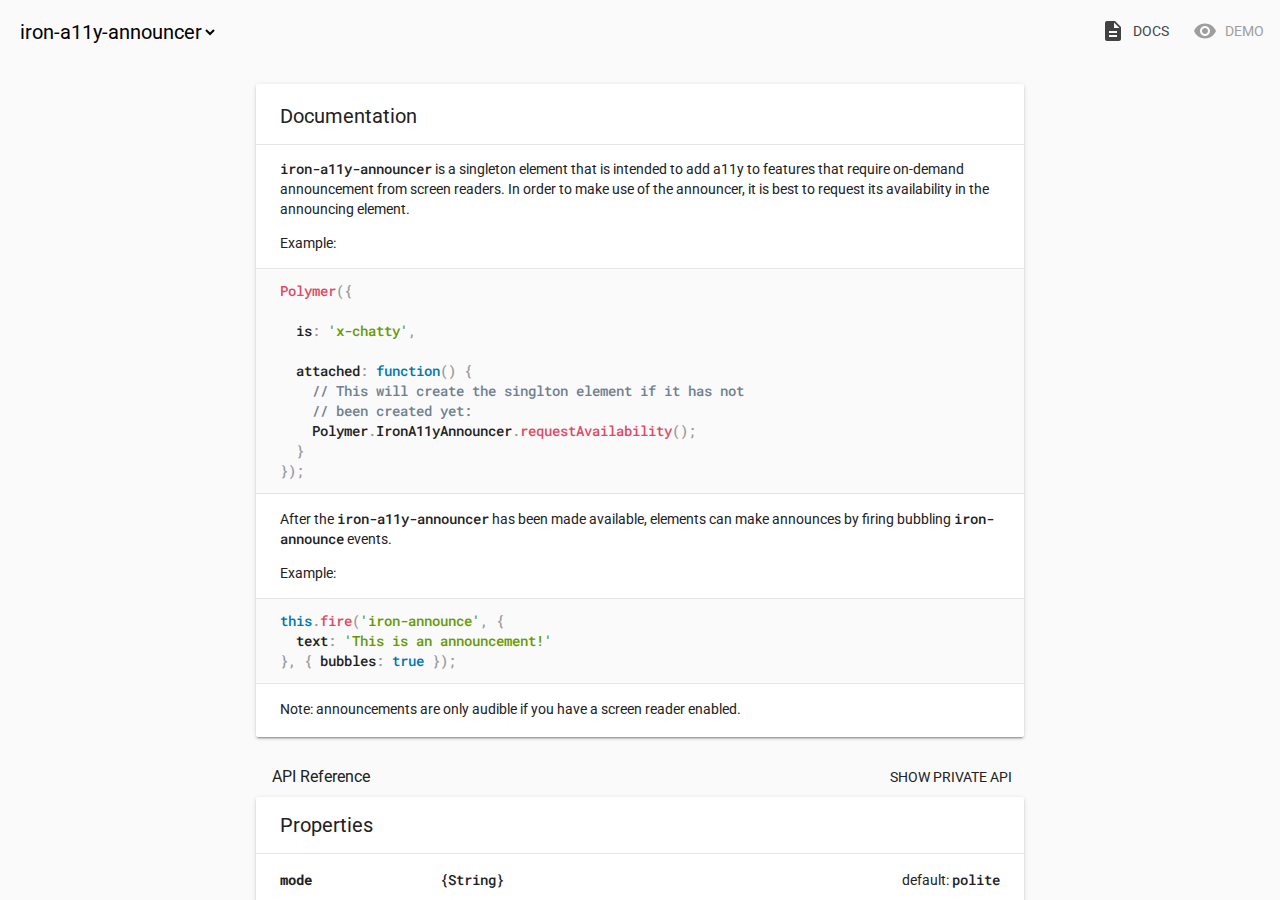
<file: bower_components/iron-a11y-announcer/index.html>
<!doctype html>
<!--
@license
Copyright (c) 2015 The Polymer Project Authors. All rights reserved.
This code may only be used under the BSD style license found at http://polymer.github.io/LICENSE.txt
The complete set of authors may be found at http://polymer.github.io/AUTHORS.txt
The complete set of contributors may be found at http://polymer.github.io/CONTRIBUTORS.txt
Code distributed by Google as part of the polymer project is also
subject to an additional IP rights grant found at http://polymer.github.io/PATENTS.txt
-->

<html>
<head>

  <title>iron-a11y-announcer</title>
  <meta charset="utf-8">
  <meta name="viewport" content="width=device-width, initial-scale=1.0">

  <script src="../webcomponentsjs/webcomponents-lite.js"></script>
  <link rel="import" href="../iron-component-page/iron-component-page.html">

</head>
<body>

  <iron-component-page></iron-component-page>

</body>
</html>
</file>
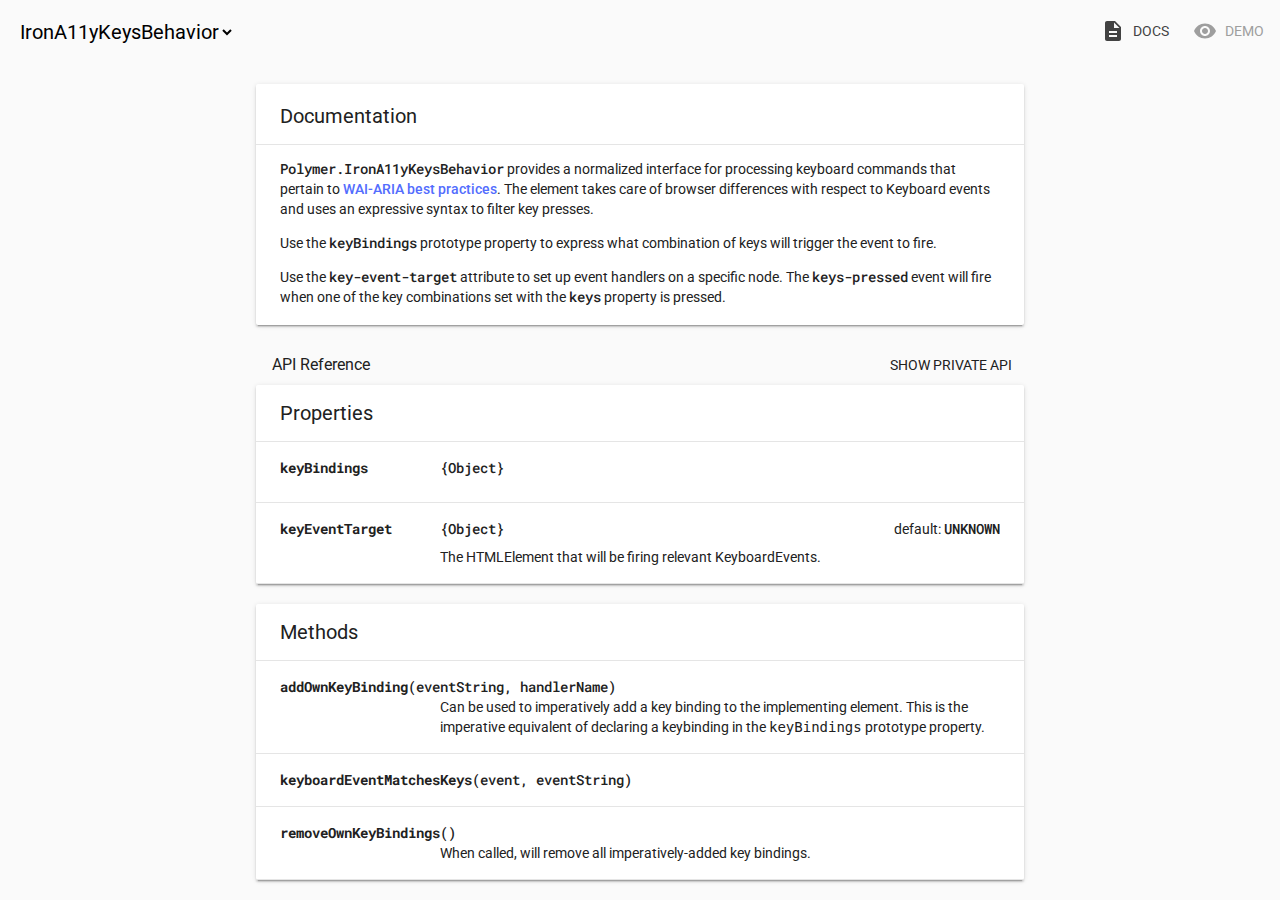
<file: bower_components/iron-a11y-keys-behavior/index.html>
<!doctype html>
<!--
@license
Copyright (c) 2015 The Polymer Project Authors. All rights reserved.
This code may only be used under the BSD style license found at http://polymer.github.io/LICENSE
The complete set of authors may be found at http://polymer.github.io/AUTHORS
The complete set of contributors may be found at http://polymer.github.io/CONTRIBUTORS
Code distributed by Google as part of the polymer project is also
subject to an additional IP rights grant found at http://polymer.github.io/PATENTS
-->
<html>
<head>

  <title>iron-a11y-keys-behavior</title>
  <script src="../webcomponentsjs/webcomponents-lite.js"></script>
  <link rel="import" href="../iron-component-page/iron-component-page.html">

</head>
<body>

  <iron-component-page></iron-component-page>

</body>
</html>
</file>
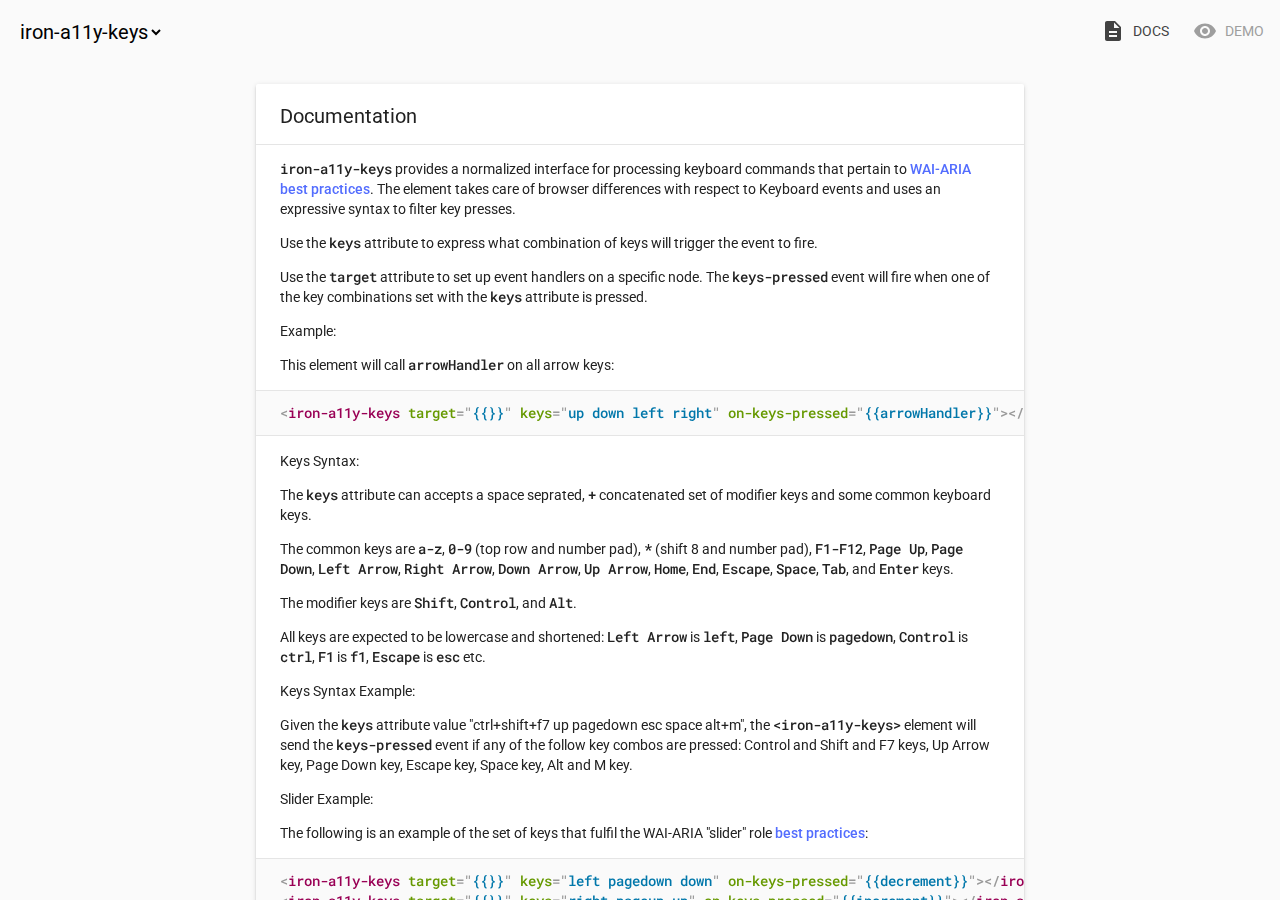
<file: bower_components/iron-a11y-keys/index.html>
<!doctype html>
<!--
@license
Copyright (c) 2015 The Polymer Project Authors. All rights reserved.
This code may only be used under the BSD style license found at http://polymer.github.io/LICENSE
The complete set of authors may be found at http://polymer.github.io/AUTHORS
The complete set of contributors may be found at http://polymer.github.io/CONTRIBUTORS
Code distributed by Google as part of the polymer project is also
subject to an additional IP rights grant found at http://polymer.github.io/PATENTS
-->
<html>
<head>

  <title>iron-a11y-keys</title>
  <script src="../webcomponentsjs/webcomponents-lite.js"></script>
  <link rel="import" href="../iron-component-page/iron-component-page.html">

</head>
<body>

  <iron-component-page></iron-component-page>

</body>
</html>
</file>
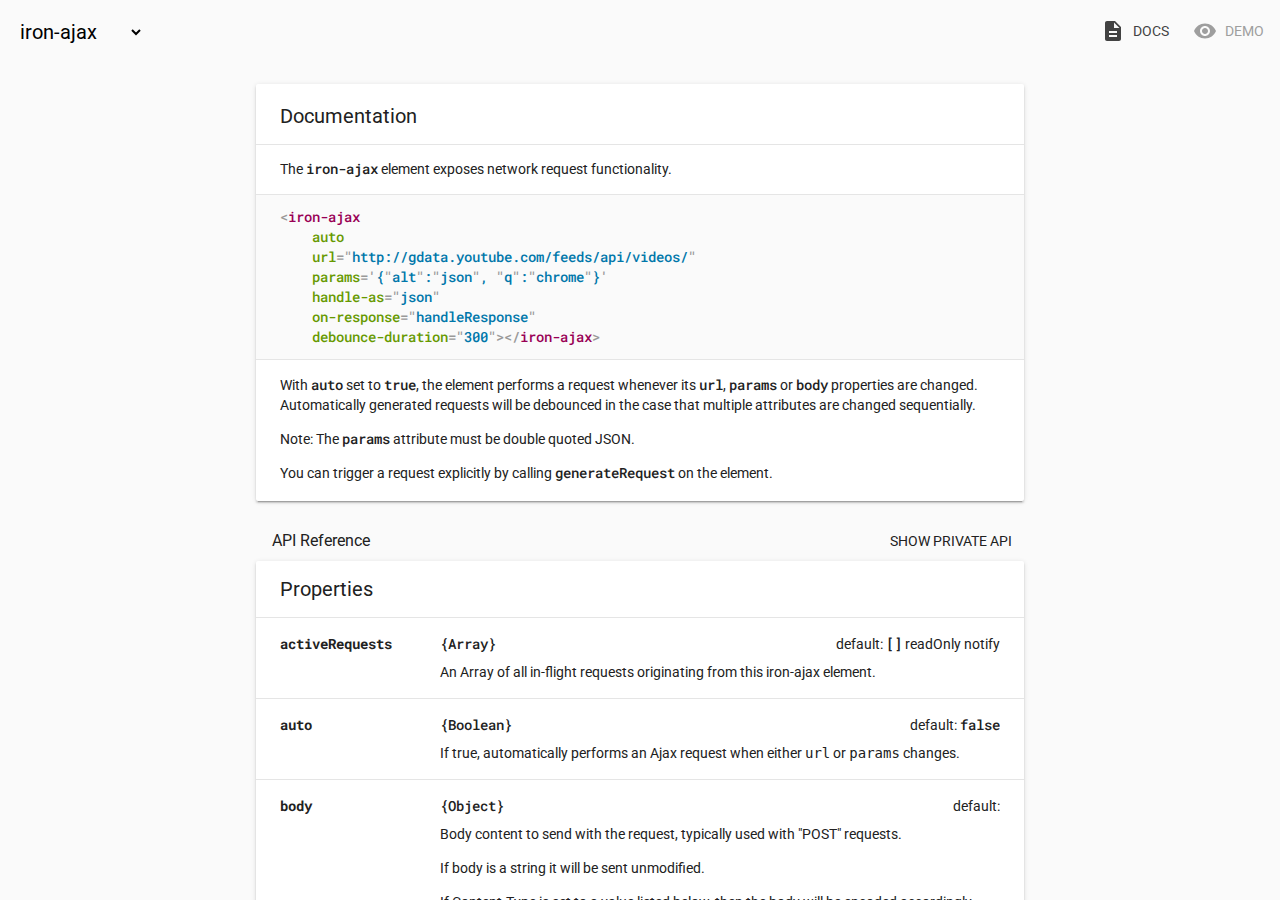
<file: bower_components/iron-ajax/index.html>
<!doctype html>
<!--
Copyright (c) 2015 The Polymer Project Authors. All rights reserved.
This code may only be used under the BSD style license found at http://polymer.github.io/LICENSE
The complete set of authors may be found at http://polymer.github.io/AUTHORS
The complete set of contributors may be found at http://polymer.github.io/CONTRIBUTORS
Code distributed by Google as part of the polymer project is also
subject to an additional IP rights grant found at http://polymer.github.io/PATENTS
-->
<html>
<head>

  <title>iron-ajax</title>
  <meta charset="utf-8">
  <meta name="viewport" content="width=device-width, initial-scale=1.0">

  <script src="../webcomponentsjs/webcomponents-lite.js"></script>
  <link rel="import" href="../iron-component-page/iron-component-page.html">

</head>
<body>

  <iron-component-page></iron-component-page>

</body>
</html>
</file>
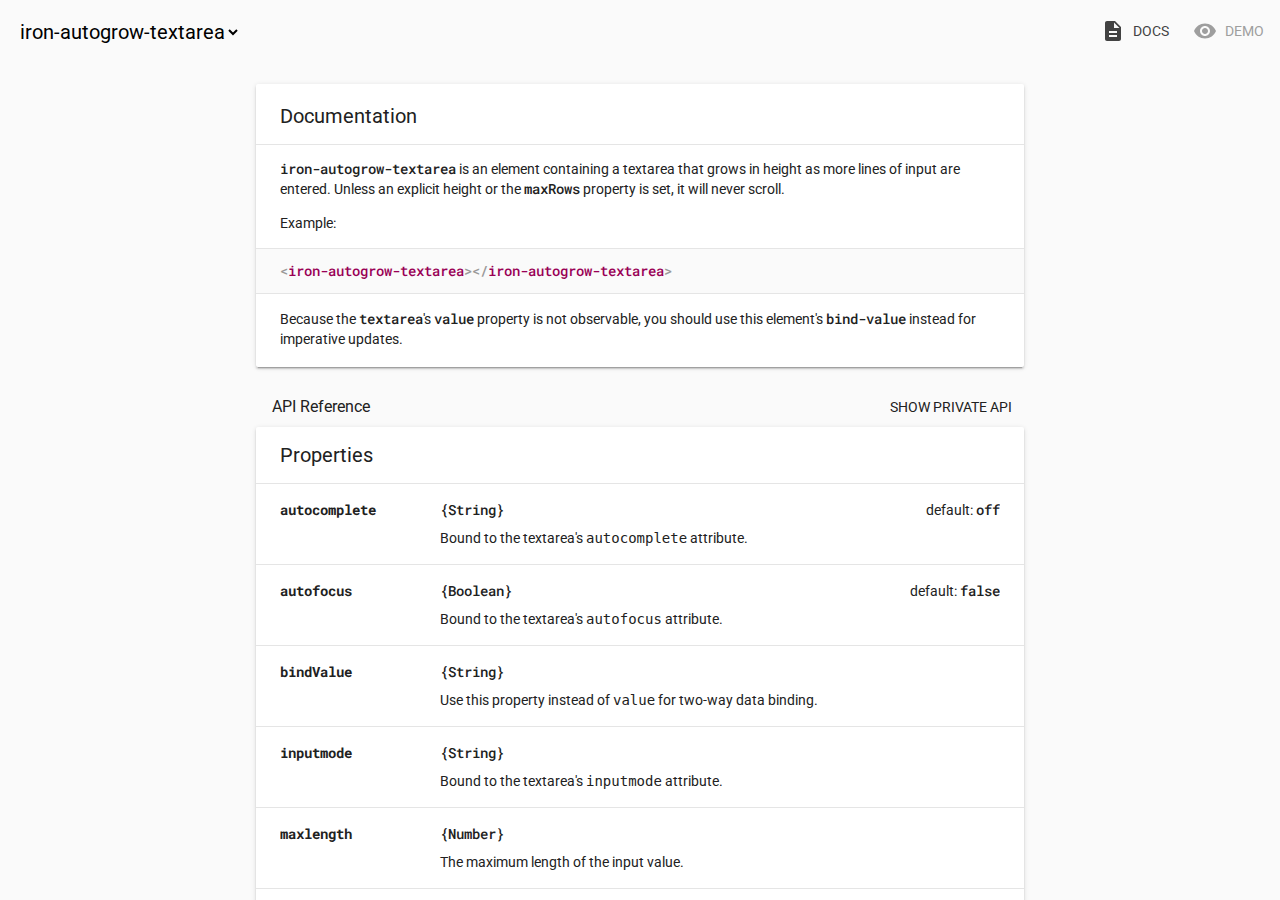
<file: bower_components/iron-autogrow-textarea/index.html>
<!doctype html>
<!--
@license
Copyright (c) 2015 The Polymer Project Authors. All rights reserved.
This code may only be used under the BSD style license found at http://polymer.github.io/LICENSE.txt
The complete set of authors may be found at http://polymer.github.io/AUTHORS.txt
The complete set of contributors may be found at http://polymer.github.io/CONTRIBUTORS.txt
Code distributed by Google as part of the polymer project is also
subject to an additional IP rights grant found at http://polymer.github.io/PATENTS.txt
-->
<html>
  <head>

    <meta charset="utf-8">
    <meta name="viewport" content="width=device-width, minimum-scale=1.0, initial-scale=1.0, user-scalable=yes">

    <title>iron-autogrow-textarea</title>

    <script src="../webcomponentsjs/webcomponents-lite.js"></script>

    <link rel="import" href="../polymer/polymer.html">
    <link rel="import" href="../iron-component-page/iron-component-page.html">

  </head>
  <body>

    <iron-component-page></iron-component-page>

  </body>
</html>
</file>
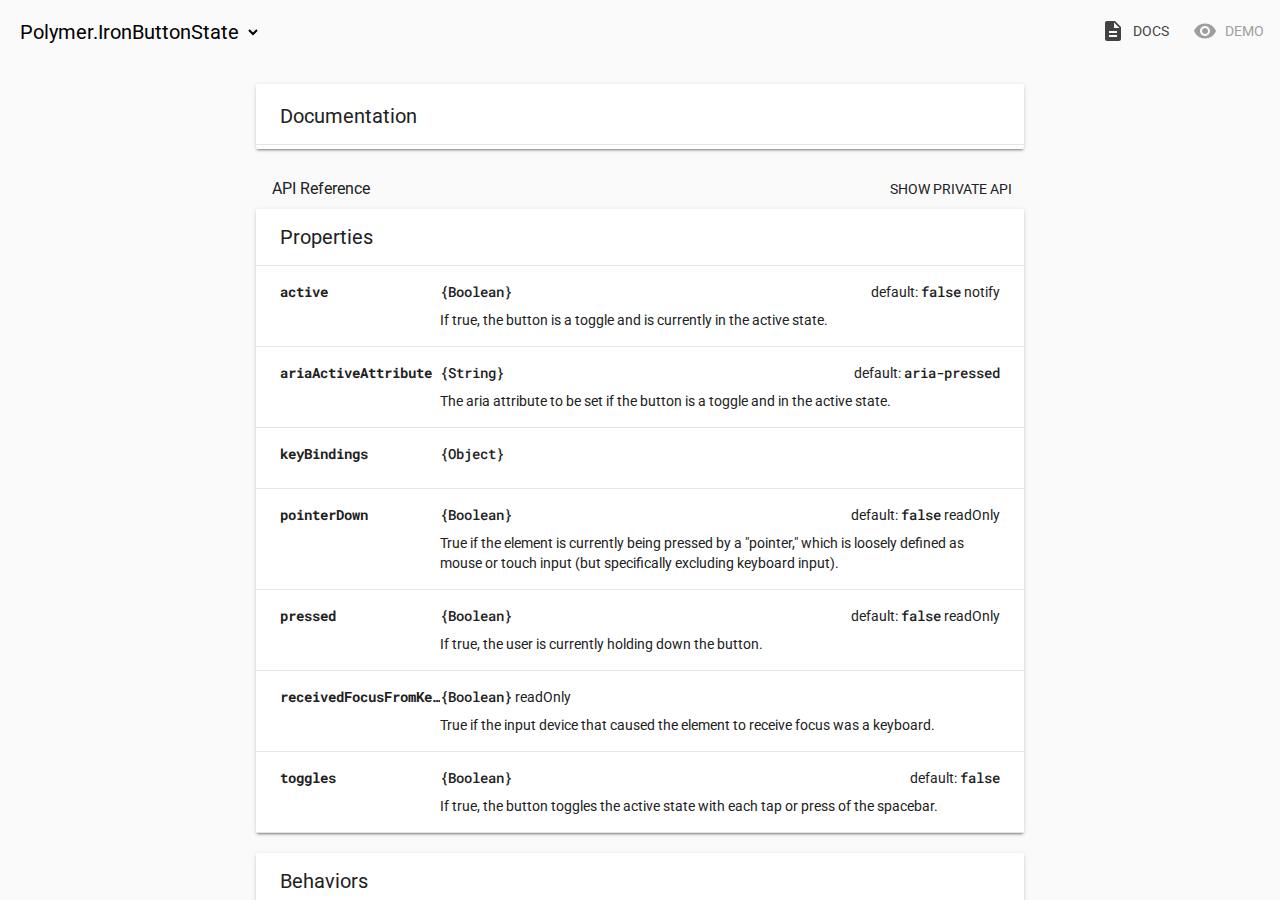
<file: bower_components/iron-behaviors/index.html>
<!doctype html>
<!--
@license
Copyright (c) 2015 The Polymer Project Authors. All rights reserved.
This code may only be used under the BSD style license found at http://polymer.github.io/LICENSE.txt
The complete set of authors may be found at http://polymer.github.io/AUTHORS.txt
The complete set of contributors may be found at http://polymer.github.io/CONTRIBUTORS.txt
Code distributed by Google as part of the polymer project is also
subject to an additional IP rights grant found at http://polymer.github.io/PATENTS.txt
-->
<html>
<head>

  <title>Iron Behaviors</title>
  <meta charset="utf-8">
  <meta name="viewport" content="width=device-width, initial-scale=1.0">

  <script src="../webcomponentsjs/webcomponents-lite.js"></script>
  <link rel="import" href="../iron-component-page/iron-component-page.html">

</head>
<body>

  <iron-component-page src="iron-button-state.html"></iron-component-page>

</body>
</html>
</file>
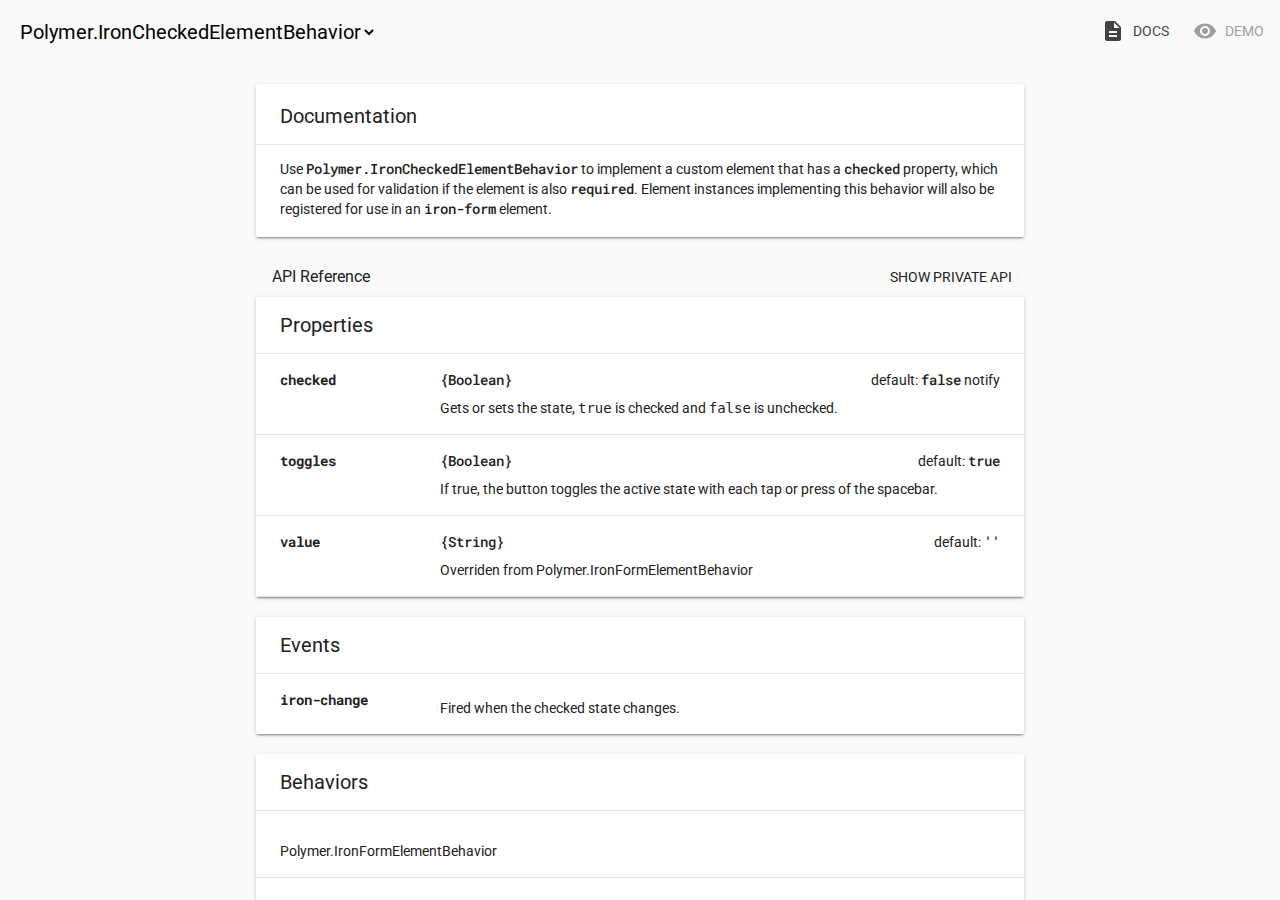
<file: bower_components/iron-checked-element-behavior/index.html>
<!doctype html>
<!--
@license
Copyright (c) 2015 The Polymer Project Authors. All rights reserved.
This code may only be used under the BSD style license found at http://polymer.github.io/LICENSE.txt
The complete set of authors may be found at http://polymer.github.io/AUTHORS.txt
The complete set of contributors may be found at http://polymer.github.io/CONTRIBUTORS.txt
Code distributed by Google as part of the polymer project is also
subject to an additional IP rights grant found at http://polymer.github.io/PATENTS.txt
-->
<html>
<head>

  <meta charset="utf-8">
  <meta name="viewport" content="width=device-width, minimum-scale=1.0, initial-scale=1.0, user-scalable=yes">

  <title>iron-checked-element-behavior</title>

  <script src="../webcomponentsjs/webcomponents-lite.js"></script>

  <link rel="import" href="../polymer/polymer.html">
  <link rel="import" href="../iron-component-page/iron-component-page.html">

</head>
<body>

  <iron-component-page></iron-component-page>

</body>
</html>
</file>
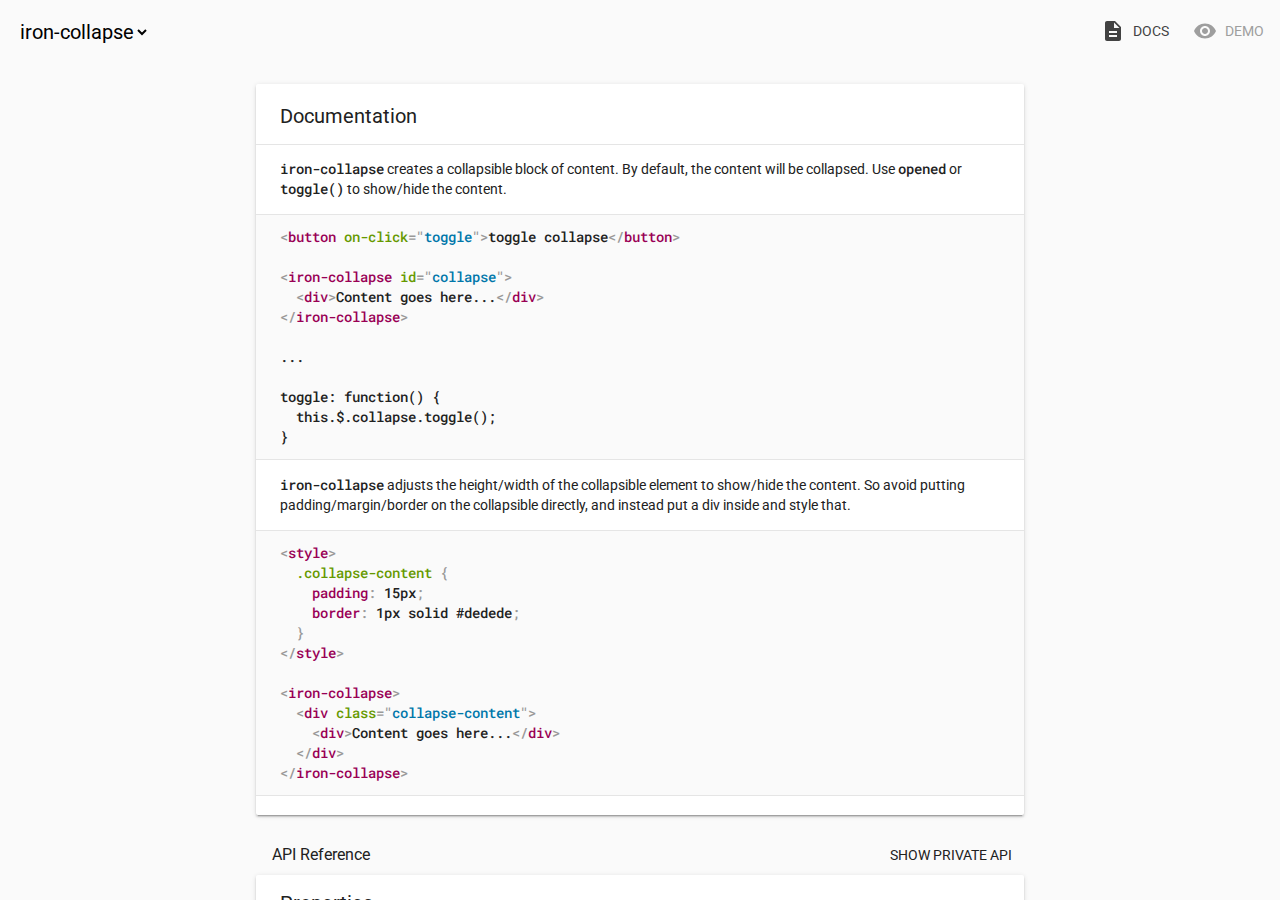
<file: bower_components/iron-collapse/index.html>
<!doctype html>
<!--
@license
Copyright (c) 2015 The Polymer Project Authors. All rights reserved.
This code may only be used under the BSD style license found at http://polymer.github.io/LICENSE.txt
The complete set of authors may be found at http://polymer.github.io/AUTHORS.txt
The complete set of contributors may be found at http://polymer.github.io/CONTRIBUTORS.txt
Code distributed by Google as part of the polymer project is also
subject to an additional IP rights grant found at http://polymer.github.io/PATENTS.txt
-->

<html>
  <head>

    <meta charset="utf-8">
    <meta name="viewport" content="width=device-width, minimum-scale=1.0, initial-scale=1.0, user-scalable=yes">

    <title>iron-collapse</title>

    <script src="../webcomponentsjs/webcomponents-lite.js"></script>

    <link rel="import" href="../polymer/polymer.html">
    <link rel="import" href="../iron-component-page/iron-component-page.html">

  </head>
  <body>

    <iron-component-page></iron-component-page>

  </body>
</html>
</file>
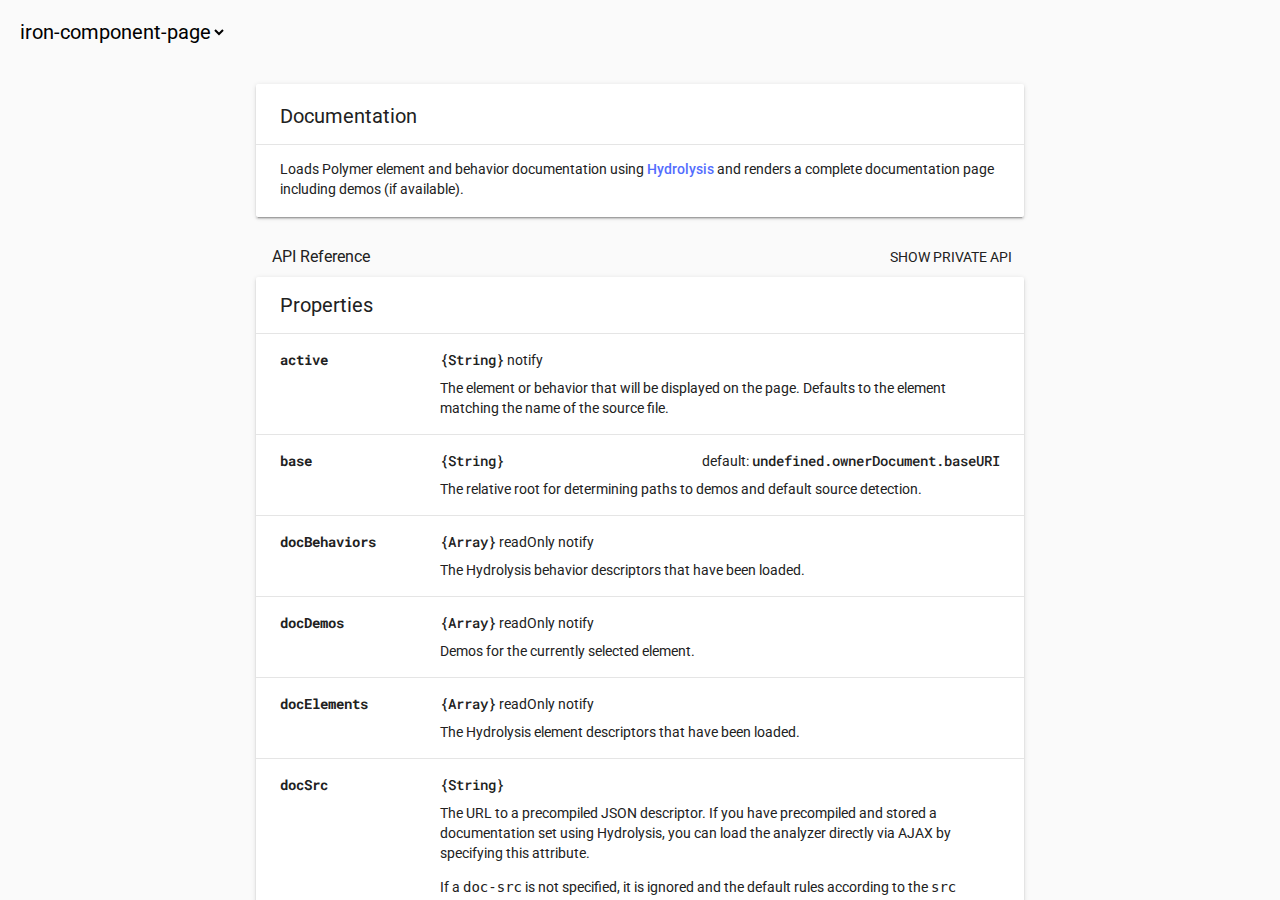
<file: bower_components/iron-component-page/index.html>
<!doctype html>
<!--
@license
Copyright (c) 2015 The Polymer Project Authors. All rights reserved.
This code may only be used under the BSD style license found at http://polymer.github.io/LICENSE
The complete set of authors may be found at http://polymer.github.io/AUTHORS
The complete set of contributors may be found at http://polymer.github.io/CONTRIBUTORS
Code distributed by Google as part of the polymer project is also
subject to an additional IP rights grant found at http://polymer.github.io/PATENTS
-->
<html>
<head>

  <meta charset="utf-8">
  <meta name="viewport" content="width=device-width, initial-scale=1.0">

  <script src="../webcomponentsjs/webcomponents-lite.js"></script>
  <link rel="import" href="../iron-component-page/iron-component-page.html">
</head>
<body>

  <iron-component-page></iron-component-page>

</body>
</html>
</file>
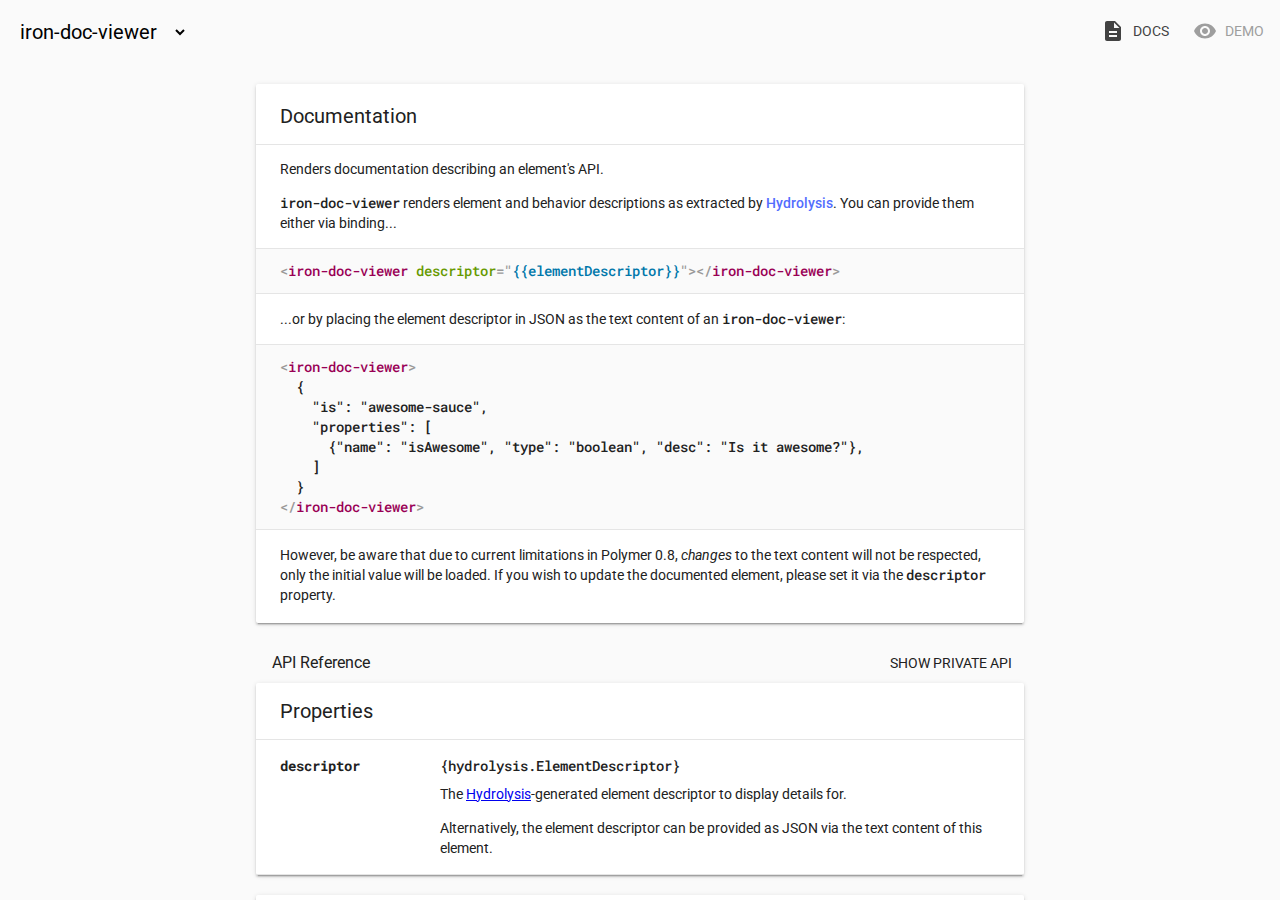
<file: bower_components/iron-doc-viewer/index.html>
<!doctype html>
<!--
Copyright (c) 2014 The Polymer Project Authors. All rights reserved.
This code may only be used under the BSD style license found at http://polymer.github.io/LICENSE
The complete set of authors may be found at http://polymer.github.io/AUTHORS
The complete set of contributors may be found at http://polymer.github.io/CONTRIBUTORS
Code distributed by Google as part of the polymer project is also
subject to an additional IP rights grant found at http://polymer.github.io/PATENTS
-->
<html>
<head>

  <meta charset="utf-8">
  <meta name="viewport" content="width=device-width, initial-scale=1.0">

  <script src="../webcomponentsjs/webcomponents-lite.js"></script>
  <link rel="import" href="../iron-component-page/iron-component-page.html">

</head>
<body>

  <iron-component-page></iron-component-page>

</body>
</html>
</file>
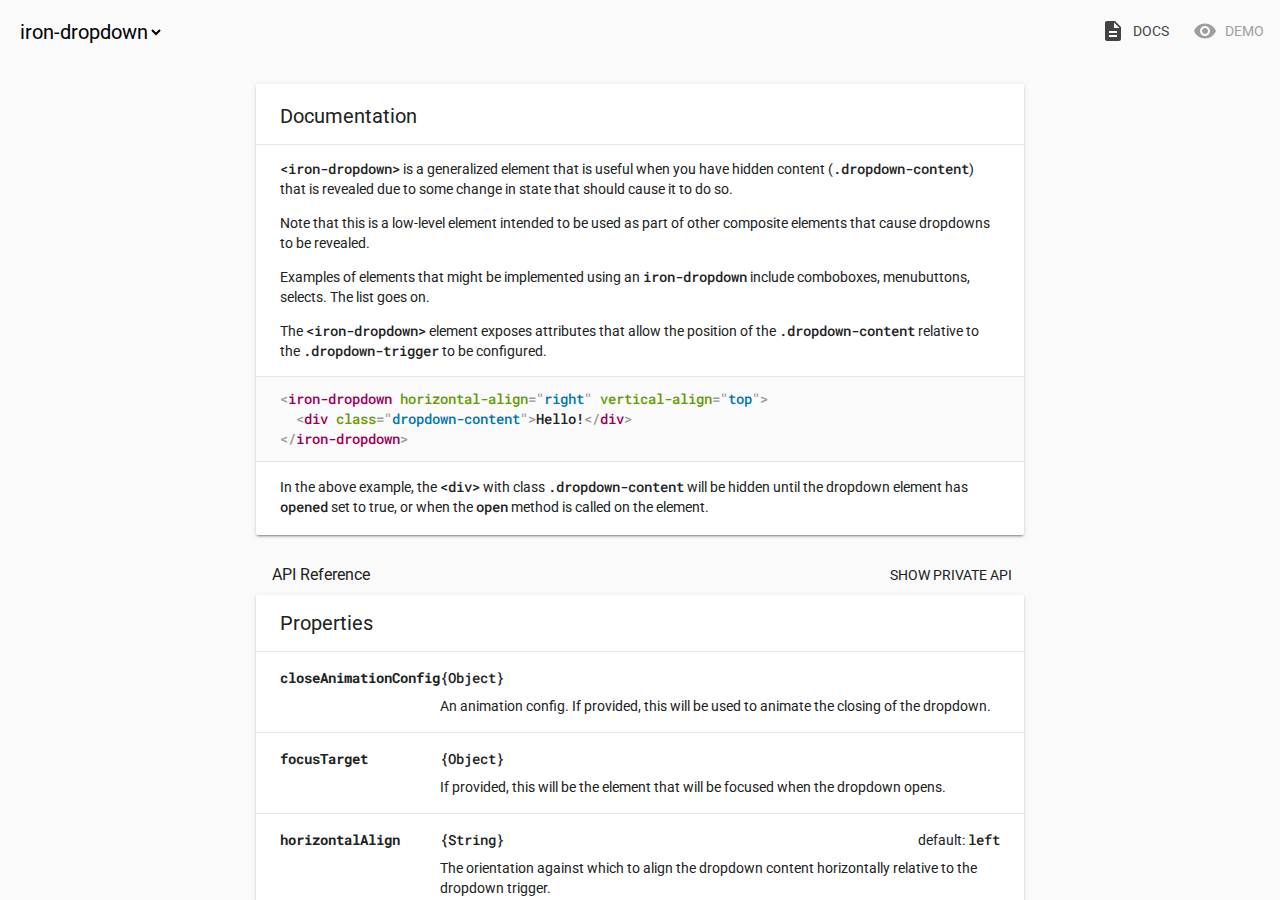
<file: bower_components/iron-dropdown/index.html>
<!doctype html>
<!--
@license
Copyright (c) 2015 The Polymer Project Authors. All rights reserved.
This code may only be used under the BSD style license found at http://polymer.github.io/LICENSE
The complete set of authors may be found at http://polymer.github.io/AUTHORS
The complete set of contributors may be found at http://polymer.github.io/CONTRIBUTORS
Code distributed by Google as part of the polymer project is also
subject to an additional IP rights grant found at http://polymer.github.io/PATENTS
-->
<html>
<head>

  <title>iron-dropdown</title>
  <script src="../webcomponentsjs/webcomponents-lite.js"></script>
  <link rel="import" href="../iron-component-page/iron-component-page.html">

</head>
<body>

  <iron-component-page></iron-component-page>

</body>
</html>
</file>
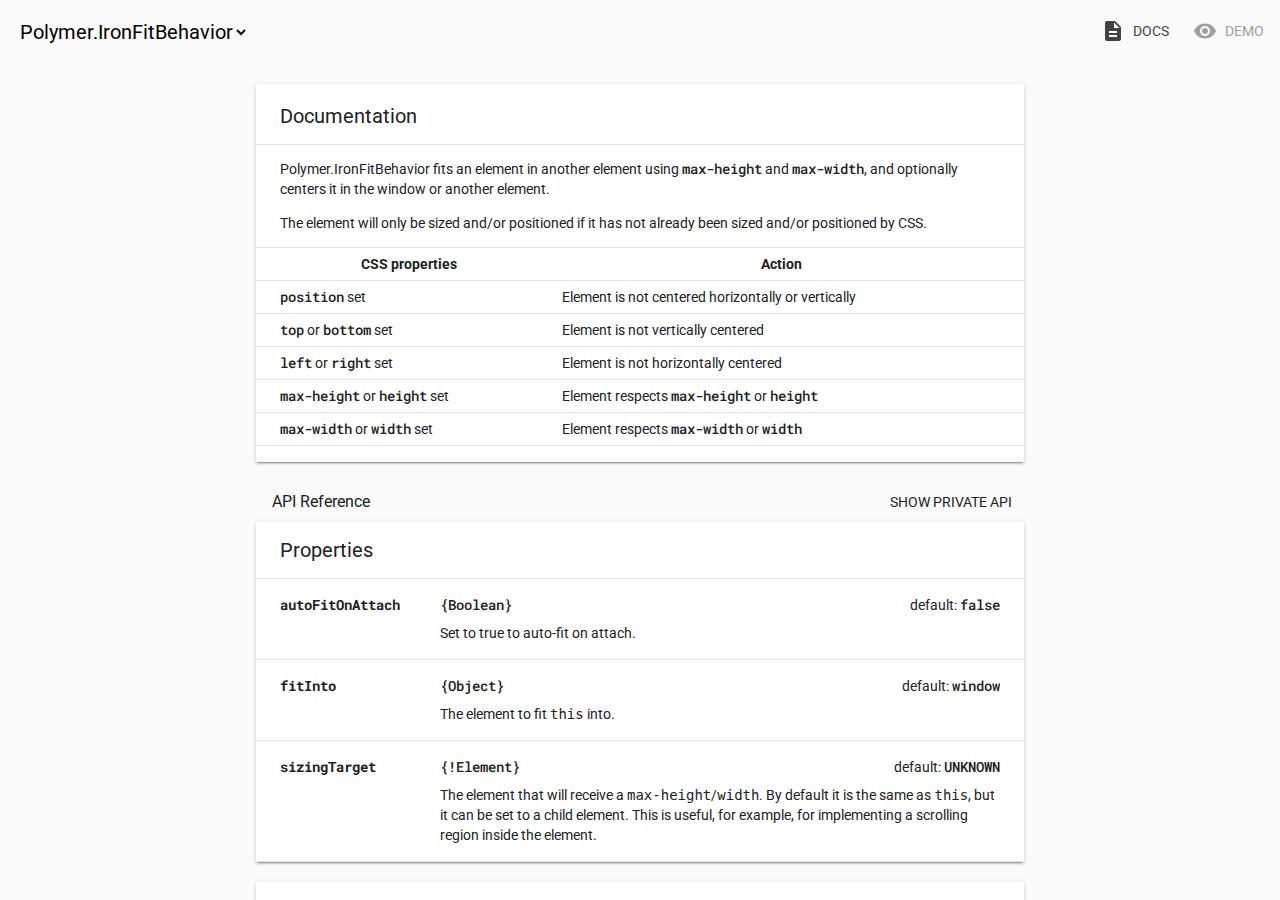
<file: bower_components/iron-fit-behavior/index.html>
<!doctype html>
<!--
@license
Copyright (c) 2015 The Polymer Project Authors. All rights reserved.
This code may only be used under the BSD style license found at http://polymer.github.io/LICENSE.txt
The complete set of authors may be found at http://polymer.github.io/AUTHORS.txt
The complete set of contributors may be found at http://polymer.github.io/CONTRIBUTORS.txt
Code distributed by Google as part of the polymer project is also
subject to an additional IP rights grant found at http://polymer.github.io/PATENTS.txt
-->
<html>
<head>

  <meta charset="utf-8">
  <meta name="viewport" content="width=device-width, minimum-scale=1.0, initial-scale=1.0, user-scalable=yes">

  <title>iron-fit-behavior</title>

  <script src="../webcomponentsjs/webcomponents-lite.js"></script>

  <link rel="import" href="../polymer/polymer.html">
  <link rel="import" href="../iron-component-page/iron-component-page.html">

</head>
<body>

  <iron-component-page></iron-component-page>

</body>
</html>
</file>
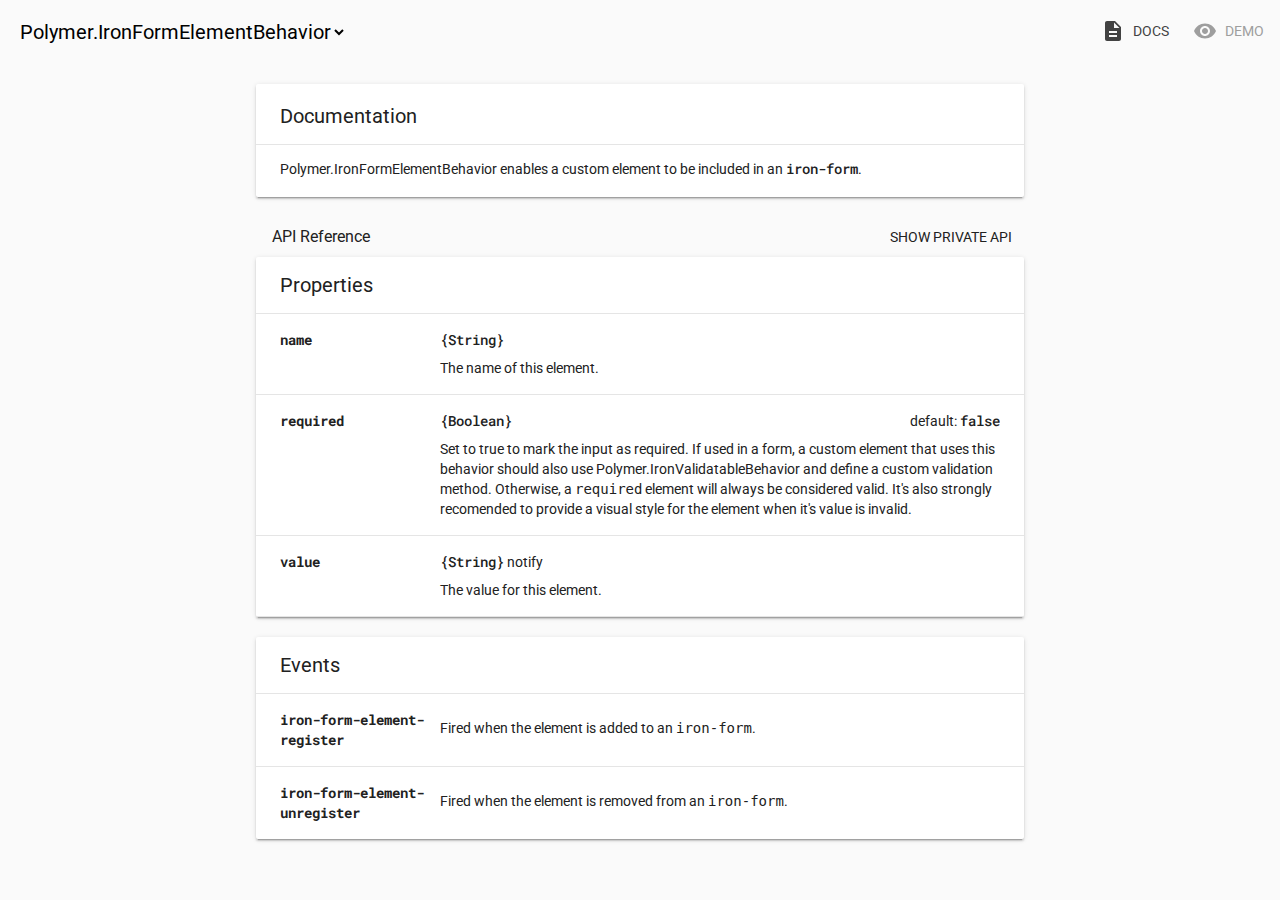
<file: bower_components/iron-form-element-behavior/index.html>
<!doctype html>
<!--
@license
Copyright (c) 2015 The Polymer Project Authors. All rights reserved.
This code may only be used under the BSD style license found at http://polymer.github.io/LICENSE.txt
The complete set of authors may be found at http://polymer.github.io/AUTHORS.txt
The complete set of contributors may be found at http://polymer.github.io/CONTRIBUTORS.txt
Code distributed by Google as part of the polymer project is also
subject to an additional IP rights grant found at http://polymer.github.io/PATENTS.txt
-->
<html>
<head>

  <meta charset="utf-8">
  <meta name="viewport" content="width=device-width, minimum-scale=1.0, initial-scale=1.0, user-scalable=yes">

  <title>iron-form-element-behavior</title>

  <script src="../webcomponentsjs/webcomponents-lite.js"></script>

  <link rel="import" href="../polymer/polymer.html">
  <link rel="import" href="../iron-component-page/iron-component-page.html">

</head>
<body>

  <iron-component-page></iron-component-page>

</body>
</html>
</file>
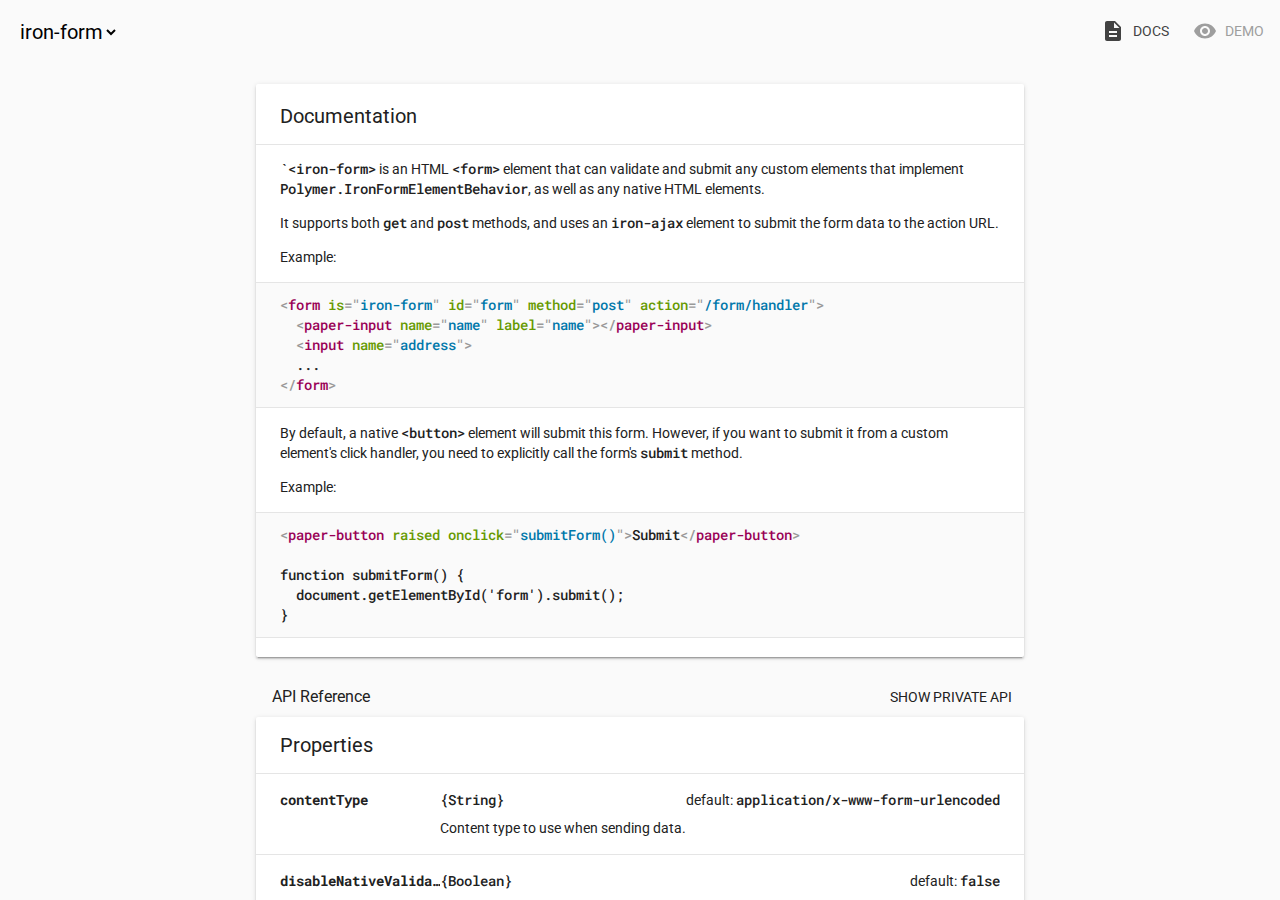
<file: bower_components/iron-form/index.html>
<!doctype html>
<!--
@license
Copyright (c) 2015 The Polymer Project Authors. All rights reserved.
This code may only be used under the BSD style license found at http://polymer.github.io/LICENSE.txt
The complete set of authors may be found at http://polymer.github.io/AUTHORS.txt
The complete set of contributors may be found at http://polymer.github.io/CONTRIBUTORS.txt
Code distributed by Google as part of the polymer project is also
subject to an additional IP rights grant found at http://polymer.github.io/PATENTS.txt
-->
<html>
<head>

  <meta charset="utf-8">
  <meta name="viewport" content="width=device-width, minimum-scale=1.0, initial-scale=1.0, user-scalable=yes">

  <title>iron-form</title>

  <script src="../webcomponentsjs/webcomponents-lite.js"></script>

  <link rel="import" href="../polymer/polymer.html">
  <link rel="import" href="../iron-component-page/iron-component-page.html">

</head>
<body>

  <iron-component-page></iron-component-page>

</body>
</html>
</file>
